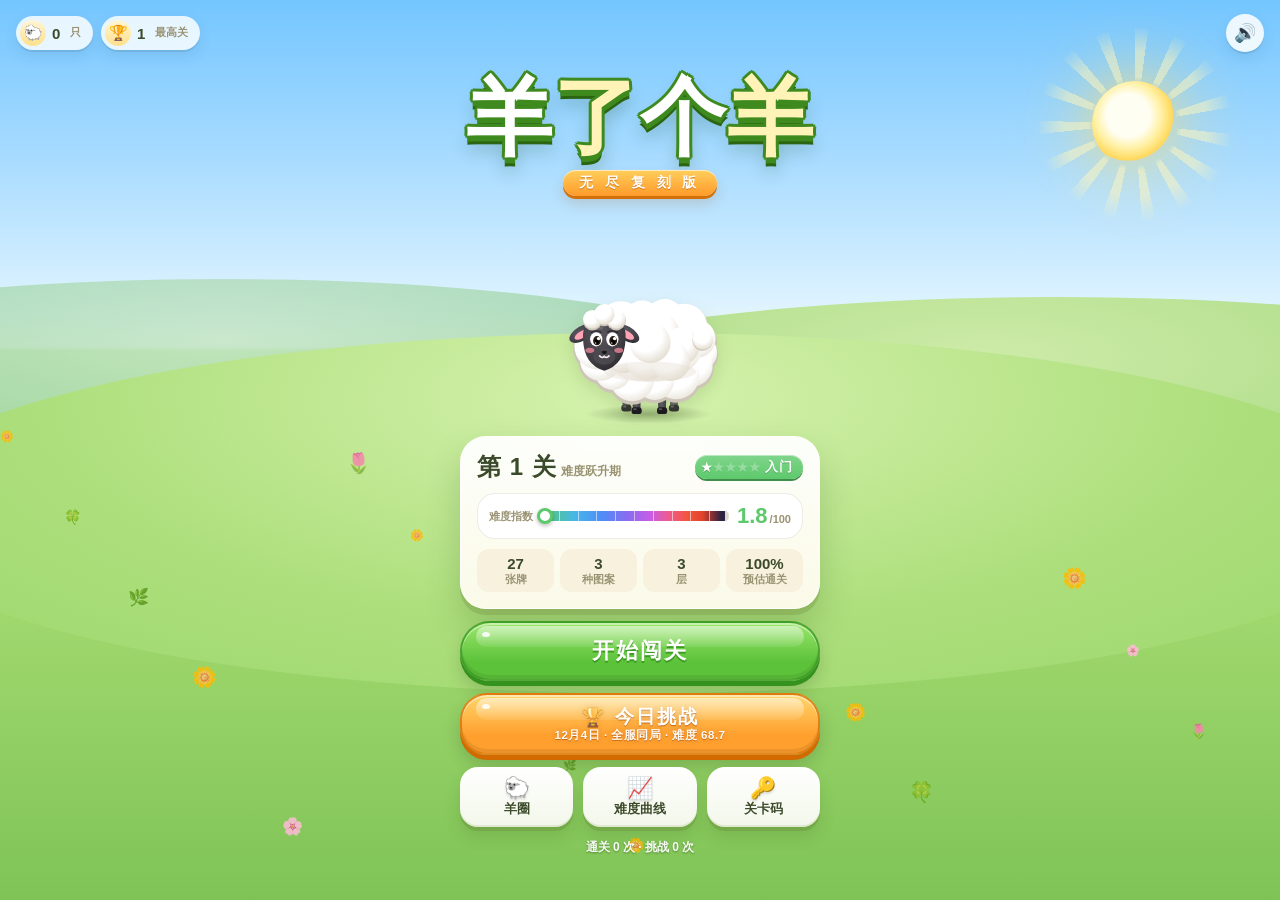
<file: app/src/main/assets/index.html>
<!DOCTYPE html>
<html lang="zh-CN">
<head>
<meta charset="utf-8">
<meta name="viewport" content="width=device-width,initial-scale=1,maximum-scale=1,user-scalable=no,viewport-fit=cover">
<title>羊了个羊·复刻</title>
<link rel="stylesheet" href="style.css">
</head>
<body>
<canvas id="game"></canvas>
<div id="safe-probe"></div>

<!-- ============ 首页 ============ -->
<div id="menu" class="screen scene show">
  <div class="sun"><i></i></div>
  <div class="clouds"><i></i><i></i><i></i><i></i></div>
  <div class="hills"><b class="h1"></b><b class="h2"></b><b class="h3"></b></div>
  <div class="meadow-flowers"></div>

  <div class="topbar">
    <div class="pill"><i>🐑</i><b id="tb-flock">0</b><small>只</small></div>
    <div class="pill"><i>🏆</i><b id="tb-best">1</b><small>最高关</small></div>
    <div class="grow"></div>
    <button class="round-btn" id="btn-sound" aria-label="声音">🔊</button>
  </div>

  <div class="title-wrap">
    <div class="title"><span>羊</span><span>了</span><span>个</span><span>羊</span></div>
    <div class="subtitle">无 尽 复 刻 版</div>
  </div>
  <div class="sheep-stage">
    <div class="menu-flock" id="menu-flock"></div>
    <div class="sheep bob hero" data-sheep></div>
  </div>

  <div class="menu-card" id="menu-card">
    <div class="mc-head">
      <div class="mc-level" id="mc-level">第 1 关<small>无尽闯关</small></div>
      <div class="grow"></div>
      <div class="diff-chip" id="mc-chip"><span class="sk">★</span><span>入门</span></div>
    </div>
    <div class="diff-box flat">
      <div class="row">
        <span class="lab">难度指数</span>
        <div class="grow"><div class="diff-meter wrap" id="mc-meter"><i></i><em></em></div></div>
        <div class="diff-score" id="mc-score">0<small>/100</small></div>
      </div>
    </div>
    <div class="mc-meta" id="mc-meta"></div>
  </div>

  <div class="menu-btns">
    <button class="btn big" id="btn-start">开始闯关</button>
    <button class="btn btn-orange daily" id="btn-daily">
      <span class="daily-main">🏆 今日挑战</span><small id="daily-sub"></small>
    </button>
    <div class="mini-row">
      <button class="mini" id="btn-pen"><i>🐑</i><span>羊圈</span><em id="pen-badge"></em></button>
      <button class="mini" id="btn-levels"><i>📈</i><span>难度曲线</span></button>
      <button class="mini" id="btn-code"><i>🔑</i><span>关卡码</span></button>
    </div>
  </div>
  <div class="stats" id="stats"></div>
</div>

<!-- ============ 羊圈 ============ -->
<div id="pen" class="screen pen">
  <div class="pen-head">
    <button class="round-btn pen-back" id="pen-back">‹</button>
    <div class="pen-title">我的羊圈</div>
    <div class="pen-count" id="pen-count"></div>
  </div>
  <div class="pen-rarity" id="pen-rarity"></div>
  <div class="pen-field" id="pen-field"></div>
  <div class="pen-tip" id="pen-tip">点点小羊，看看它是谁～</div>
  <div class="sheep-card" id="sheep-card">
    <div class="card-rays"></div>
    <div class="card-sheep" id="card-sheep"></div>
    <div class="card-name" id="card-name"></div>
    <div class="card-rar" id="card-rar"></div>
    <div class="card-desc" id="card-desc"></div>
  </div>
</div>

<!-- ============ 弹窗 ============ -->
<div id="levels" class="modal">
  <div class="panel levels-panel">
    <button class="panel-x" data-close>×</button>
    <div class="panel-title">难度曲线</div>
    <div class="lv-summary" id="lv-summary"></div>
    <div class="level-list" id="level-grid"></div>
    <div class="diff-note">难度指数由两种 AI 每关各模拟 60 局拟合：<b>前 10 关大幅跃升</b>，之后<b>每关小幅递增</b>，无尽延续。</div>
  </div>
</div>

<div id="code" class="modal top">
  <div class="panel">
    <button class="panel-x" data-close>×</button>
    <div class="panel-title">输入关卡码</div>
    <div class="panel-text">和朋友输入同一个关卡码，<br>就能玩到一模一样的牌局</div>
    <input id="code-input" class="code-input" maxlength="12" placeholder="例如 12-K7Q3MZ" autocomplete="off" autocapitalize="characters" spellcheck="false">
    <button class="btn" id="btn-code-go">开始挑战</button>
  </div>
</div>

<div id="pause" class="modal">
  <div class="panel">
    <div class="panel-title">暂停</div>
    <div class="diff-box" id="pause-diff"></div>
    <div class="code-row"><span>关卡码</span><b class="code-val"></b><button class="chip" data-copy>复制</button><button class="chip" data-share>分享</button></div>
    <button class="btn" id="btn-resume">继续游戏</button>
    <div class="btn-row">
      <button class="btn btn-blue small" id="btn-restart">重试本局</button>
      <button class="btn btn-blue small" id="btn-sound2">声音：开</button>
    </div>
    <button class="btn btn-gray" id="btn-home">返回首页</button>
  </div>
</div>

<div id="fail" class="modal">
  <div class="panel">
    <div class="panel-title red">槽位已满！</div>
    <div class="fail-ring" id="fail-ring"></div>
    <div class="panel-text" id="fail-text"></div>
    <button class="btn" id="btn-revive">复活一次（移出 3 张）</button>
    <button class="btn btn-purple" id="btn-solution">🎬 看看正解</button>
    <div class="btn-row">
      <button class="btn btn-blue small" id="btn-retry">重试本局</button>
      <button class="btn btn-gray small" id="btn-newgame">换一局</button>
    </div>
    <button class="btn btn-gray small" id="btn-home2">返回首页</button>
    <div class="code-row"><span>关卡码</span><b class="code-val"></b><button class="chip" data-copy>复制</button></div>
  </div>
</div>

<div id="win" class="modal light">
  <div class="panel">
    <div class="panel-title gold" id="win-title">恭喜通关！</div>
    <div class="reveal" id="reveal">
      <div class="reveal-rays"></div>
      <div class="reveal-sheep" id="reveal-sheep"></div>
    </div>
    <div class="reveal-info" id="reveal-info"></div>
    <div class="win-stats" id="win-stats"></div>
    <div class="beat" id="win-beat"></div>
    <div class="panel-text" id="win-text"></div>
    <button class="btn" id="btn-next">下一关</button>
    <div class="btn-row">
      <button class="btn btn-blue small" id="btn-share-win">分享战绩</button>
      <button class="btn btn-gray small" id="btn-home3">返回首页</button>
    </div>
  </div>
</div>

<div id="replay-end" class="modal">
  <div class="panel">
    <div class="panel-title purple">回放结束</div>
    <div class="panel-text" id="replay-text">这就是这副牌的一条通关路线！<br>看过答案的牌局再通关不会获得小羊哦</div>
    <button class="btn" id="btn-replay-retry">我来试试（同一局）</button>
    <button class="btn btn-blue" id="btn-replay-again">再看一遍</button>
    <button class="btn btn-gray" id="btn-home4">返回首页</button>
  </div>
</div>

<!-- 回放 HUD -->
<div id="replay-hud">
  <span class="rec">● 正解回放</span><b id="replay-step">0/0</b>
  <button class="chip" id="replay-speed">1×</button>
  <button class="chip" id="replay-exit">退出</button>
</div>

<div id="toast"></div>

<script src="core.js"></script>
<script src="icons.js"></script>
<script src="sheep.js"></script>
<script src="level.js"></script>
<script src="game.js"></script>
<script src="ui.js"></script>
</body>
</html>
</file>
<file: app/src/main/assets/style.css>
/* ======================================================================
 * 羊了个羊·复刻 —— 视觉规范 v1.2「奶油田园」
 * 主色：草地绿  点缀：奶油黄 / 蜜桃橙   中性：暖白纸感
 * 圆角：卡片 28 / 按钮 全圆   阴影：底部实体厚度 + 柔和环境投影
 * ====================================================================== */
:root {
  --ink: #3b4a2a; --ink-2: #6a6448; --ink-3: #9a9373;
  --paper: #fffdf6; --paper-2: #f7f1de; --line: rgba(120,100,50,.12);
  --g1: #9ae66b; --g2: #5cc23a; --g3: #36921f;
  --b1: #8fd2ff; --b2: #3d9bf0; --b3: #1f6cc0;
  --o1: #ffd66b; --o2: #ff9f2e; --o3: #d36a00;
  --p1: #d2a8ff; --p2: #9a62f0; --p3: #6a35c2;
  --r1: #ff9a8a; --r2: #f0503c; --r3: #b22d1e;
  --gr1: #eef0f3; --gr2: #c4cad2; --gr3: #8c949e;
  --safe-t: env(safe-area-inset-top, 0px); --safe-b: env(safe-area-inset-bottom, 0px);
}
* { box-sizing: border-box; margin: 0; padding: 0; -webkit-tap-highlight-color: transparent; user-select: none; -webkit-user-select: none; }
html, body { width: 100%; height: 100%; overflow: hidden; background: #9fd873; touch-action: none; color: var(--ink);
  font-family: "PingFang SC", "HarmonyOS Sans SC", "MiSans", "Noto Sans SC", "Source Han Sans SC", "Microsoft YaHei", sans-serif; }
canvas#game { position: fixed; left: 0; top: 0; width: 100%; height: 100%; display: block; }
#safe-probe { position: fixed; top: 0; left: 0; width: 1px; height: env(safe-area-inset-top, 0px); pointer-events: none; visibility: hidden; }
button { font-family: inherit; border: none; outline: none; cursor: pointer; color: inherit; background: none; }

/* 描边大字（多重阴影模拟描边 + 厚度） */
.stroke { color: #fff; --sc: #3d7a1c;
  text-shadow: 2px 0 0 var(--sc), -2px 0 0 var(--sc), 0 2px 0 var(--sc), 0 -2px 0 var(--sc), 1.5px 1.5px 0 var(--sc), -1.5px 1.5px 0 var(--sc),
    1.5px -1.5px 0 var(--sc), -1.5px -1.5px 0 var(--sc), 0 4px 0 var(--sc), 0 6px 10px rgba(0,0,0,.18); }

/* ================= 场景（首页 / 羊圈共用） ================= */
.screen { position: fixed; inset: 0; display: none; flex-direction: column; align-items: center; overflow: hidden; z-index: 10; }
.screen.show { display: flex; animation: fadeIn .35s ease; }
@keyframes fadeIn { from { opacity: 0; } to { opacity: 1; } }
.scene { justify-content: flex-start;
  background: linear-gradient(180deg, #74c6ff 0%, #a9dcff 18%, #def3ff 34%, #f4fbe9 38.5%, #c6eb98 39%, #a6dc72 62%, #7fc356 100%); }

.sun { position: absolute; top: calc(var(--safe-t) + 9%); right: 8%; width: 86px; height: 86px; border-radius: 50%;
  background: radial-gradient(circle at 42% 40%, #fffef2 0 30%, #fff1a6 46%, #ffd85c 62%, rgba(255,216,92,0) 64%);
  filter: drop-shadow(0 0 24px rgba(255,220,110,.75)); }
.sun i { position: absolute; inset: -54px; border-radius: 50%;
  background: repeating-conic-gradient(rgba(255,246,190,.5) 0 8deg, transparent 8deg 24deg);
  -webkit-mask: radial-gradient(circle, transparent 0 30%, #000 34% 52%, transparent 72%); mask: radial-gradient(circle, transparent 0 30%, #000 34% 52%, transparent 72%);
  animation: spin 30s linear infinite; }
@keyframes spin { to { transform: rotate(360deg); } }

.clouds i { position: absolute; display: block; width: 130px; height: 38px; border-radius: 40px; opacity: .96;
  background: linear-gradient(#ffffff 55%, #e8f4ff); box-shadow: 0 10px 16px rgba(120,170,220,.18); animation: drift 46s linear infinite; }
.clouds i::before, .clouds i::after { content: ""; position: absolute; background: linear-gradient(#fff 60%, #f1f8ff); border-radius: 50%; }
.clouds i::before { width: 60px; height: 60px; left: 18px; top: -30px; }
.clouds i::after { width: 44px; height: 44px; left: 66px; top: -20px; }
.clouds i:nth-child(1) { top: calc(var(--safe-t) + 13%); left: -30%; }
.clouds i:nth-child(2) { top: calc(var(--safe-t) + 22%); left: -60%; transform: scale(.7); animation-duration: 60s; animation-delay: -22s; }
.clouds i:nth-child(3) { top: calc(var(--safe-t) + 30%); left: -40%; transform: scale(.5); animation-duration: 52s; animation-delay: -36s; opacity: .85; }
.clouds i:nth-child(4) { top: calc(var(--safe-t) + 17%); left: -50%; transform: scale(.42); animation-duration: 70s; animation-delay: -8s; opacity: .7; }
@keyframes drift { from { margin-left: 0; } to { margin-left: 190vw; } }

.hills b { position: absolute; display: block; border-radius: 50%; }
.hills .h1 { left: -30%; width: 95%; height: 26%; top: 31%; background: radial-gradient(ellipse at 50% 25%, #bfe3c4, #94cfa0 70%); opacity: .8; }
.hills .h2 { right: -35%; width: 105%; height: 30%; top: 33%; background: radial-gradient(ellipse at 45% 22%, #cdeba8, #9fd679 70%); }
.hills .h3 { left: -10%; width: 120%; height: 40%; top: 37%; background: radial-gradient(ellipse at 50% 18%, #d6f2ae, #addf7c 55%, #9ad66a); }
.meadow-flowers { position: absolute; inset: 42% 0 0 0; pointer-events: none; }
.meadow-flowers i { position: absolute; font-style: normal; font-size: 13px; opacity: .85; animation: sway 3s ease-in-out infinite; transform-origin: bottom center; }
@keyframes sway { 0%, 100% { transform: rotate(-6deg); } 50% { transform: rotate(6deg); } }

/* 首页顶栏 */
.topbar { position: relative; z-index: 4; width: 100%; display: flex; align-items: center; gap: 8px; padding: calc(var(--safe-t) + 14px) 16px 0; }
.pill { height: 34px; padding: 0 12px 0 4px; border-radius: 17px; display: flex; align-items: center; gap: 6px;
  background: rgba(255,255,255,.82); box-shadow: 0 2px 0 rgba(60,110,140,.18), 0 6px 14px rgba(40,90,140,.12); backdrop-filter: blur(6px); -webkit-backdrop-filter: blur(6px); }
.pill i { width: 26px; height: 26px; border-radius: 50%; display: grid; place-items: center; font-style: normal; font-size: 15px; background: linear-gradient(#fff6d6, #ffe08a); }
.pill b { font-size: 15px; font-weight: 900; color: var(--ink); min-width: 14px; }
.pill small { font-size: 10.5px; font-weight: 700; color: var(--ink-3); margin-left: -2px; }
.topbar .grow { flex: 1; }
.round-btn { width: 38px; height: 38px; border-radius: 50%; display: grid; place-items: center; font-size: 18px;
  background: rgba(255,255,255,.86); box-shadow: 0 2px 0 rgba(60,110,140,.2), 0 6px 14px rgba(40,90,140,.12); }
.round-btn:active { transform: translateY(2px); }

/* Logo */
.title-wrap { position: relative; z-index: 2; text-align: center; margin-top: 2.2vh; }
.title { font-size: min(17vw, 86px); font-weight: 900; letter-spacing: 1px; line-height: 1.05; }
.title span { display: inline-block; color: #fff; --sc: #3f8a1f;
  text-shadow: 3px 0 0 var(--sc), -3px 0 0 var(--sc), 0 3px 0 var(--sc), 0 -3px 0 var(--sc), 2px 2px 0 var(--sc), -2px 2px 0 var(--sc), 2px -2px 0 var(--sc), -2px -2px 0 var(--sc),
    0 6px 0 var(--sc), 0 9px 0 #2b6512, 0 14px 18px rgba(20,60,10,.28); animation: jump 2.6s ease-in-out infinite; }
.title span:nth-child(2) { animation-delay: .15s; color: #fff3b8; }
.title span:nth-child(3) { animation-delay: .3s; }
.title span:nth-child(4) { animation-delay: .45s; color: #fff3b8; }
@keyframes jump { 0%, 70%, 100% { transform: translateY(0) rotate(0); } 80% { transform: translateY(-10px) rotate(-4deg); } 90% { transform: translateY(0) rotate(3deg); } }
.subtitle { margin-top: 8px; display: inline-flex; align-items: center; gap: 8px; padding: 4px 16px; border-radius: 20px;
  background: linear-gradient(#ffcf5c, #ff9a2a); color: #fff; font-weight: 900; letter-spacing: 4px; font-size: 13.5px;
  box-shadow: inset 0 1px 0 rgba(255,255,255,.6), 0 3px 0 #d2700a, 0 8px 14px rgba(160,80,0,.18); text-shadow: 0 1px 0 rgba(170,80,0,.5); }

.sheep-stage { position: relative; z-index: 2; width: 100%; flex: 1; min-height: 120px; max-height: 26vh; display: flex; align-items: flex-end; justify-content: center; }
.sheep { width: min(46vw, 200px); aspect-ratio: 1; }
.sheep svg { width: 100%; height: 100%; overflow: visible; }
.hero { position: relative; z-index: 2; width: min(36vw, 170px); cursor: pointer; filter: drop-shadow(0 6px 8px rgba(30,70,10,.12)); }
.bob { animation: bob 1.9s ease-in-out infinite; }
@keyframes bob { 0%, 100% { transform: translateY(0) scaleY(1); } 50% { transform: translateY(-10px) scaleY(1.02); } }
.menu-flock { position: absolute; inset: 0; pointer-events: none; }
.menu-flock .mini-sheep { position: absolute; bottom: 0; width: 64px; height: 64px; animation: graze 3.2s ease-in-out infinite; }
.menu-flock .mini-sheep svg { width: 100%; height: 100%; overflow: visible; }
@keyframes graze { 0%, 100% { transform: translateY(0) scaleX(var(--f, 1)); } 50% { transform: translateY(-5px) scaleX(var(--f, 1)); } }
.sheep.sad { width: 110px; margin: 0 auto; }

/* 首页主卡片：当前关卡 + 难度 */
.menu-card { position: relative; z-index: 3; width: min(88vw, 360px); margin-top: 6px; padding: 14px 16px 16px; border-radius: 26px;
  background: linear-gradient(180deg, rgba(255,255,255,.95), rgba(255,251,238,.95)); border: 1px solid rgba(255,255,255,.9);
  box-shadow: 0 6px 0 rgba(120,150,70,.35), 0 18px 34px rgba(40,80,20,.22); display: flex; flex-direction: column; gap: 10px; }
.mc-head { display: flex; align-items: center; gap: 10px; }
.mc-level { font-size: 24px; font-weight: 900; color: var(--ink); letter-spacing: 1px; }
.mc-level small { font-size: 12px; font-weight: 700; color: var(--ink-3); margin-left: 4px; letter-spacing: 0; }
.mc-head .grow { flex: 1; }
.mc-meta { display: flex; gap: 6px; }
.mc-meta div { flex: 1; padding: 6px 4px 5px; border-radius: 12px; background: var(--paper-2); text-align: center; font-size: 10.5px; font-weight: 700; color: var(--ink-3); }
.mc-meta b { display: block; font-size: 15px; font-weight: 900; color: var(--ink); line-height: 1.2; }

/* 难度徽章与刻度条 */
.diff-chip { --c: #5cc96b; display: inline-flex; align-items: center; gap: 4px; height: 24px; padding: 0 10px 0 6px; border-radius: 12px; color: #fff;
  font-size: 12.5px; font-weight: 900; letter-spacing: 1px; background: linear-gradient(180deg, color-mix(in srgb, var(--c) 78%, #fff), var(--c));
  box-shadow: inset 0 1px 0 rgba(255,255,255,.45), 0 2px 0 color-mix(in srgb, var(--c) 70%, #000); white-space: nowrap; text-shadow: 0 1px 0 rgba(0,0,0,.18); }
.diff-chip .sk { font-size: 11px; }
.diff-score { font-size: 22px; font-weight: 900; font-variant-numeric: tabular-nums; color: var(--c, var(--ink)); line-height: 1; }
.diff-score small { font-size: 11px; color: var(--ink-3); font-weight: 700; margin-left: 2px; }
.diff-meter { position: relative; height: 10px; border-radius: 5px; overflow: hidden;
  background: linear-gradient(90deg, #5cc96b, #46b7e8 18%, #4f8ef7 32%, #8a6cf0 46%, #c75ce6 58%, #ef5a8f 68%, #f2553d 78%, #e0442a 86%, #2b2140 96%); }
.diff-meter::before { content: ""; position: absolute; inset: 0; background: repeating-linear-gradient(90deg, transparent 0 calc(10% - 1px), rgba(255,255,255,.55) calc(10% - 1px) 10%); }
.diff-meter i { position: absolute; top: 0; bottom: 0; right: 0; border-radius: 0 5px 5px 0; background: rgba(236,232,216,.92); transition: left .5s cubic-bezier(.2,.9,.3,1); }
.diff-meter em { position: absolute; top: 50%; width: 16px; height: 16px; margin: -8px 0 0 -8px; border-radius: 50%; background: #fff; border: 3px solid var(--c, #333);
  box-shadow: 0 2px 4px rgba(0,0,0,.25); transition: left .5s cubic-bezier(.2,.9,.3,1); }
.diff-meter.wrap { overflow: visible; }

.menu-btns { position: relative; z-index: 3; display: flex; flex-direction: column; gap: 12px; width: min(88vw, 360px); margin-top: 12px; }
.mini-row { display: flex; gap: 10px; }
.mini { position: relative; flex: 1; height: 60px; border-radius: 18px; color: var(--ink); font-weight: 800; font-size: 12.5px;
  background: linear-gradient(#ffffff, #f3f7ea); box-shadow: inset 0 -2px 0 rgba(120,150,70,.15), 0 4px 0 rgba(110,150,60,.45), 0 10px 16px rgba(40,80,20,.14);
  display: flex; flex-direction: column; align-items: center; justify-content: center; gap: 3px; transition: transform .08s; }
.mini:active { transform: translateY(3px); box-shadow: 0 1px 0 rgba(110,150,60,.45); }
.mini i { font-style: normal; font-size: 21px; line-height: 1; filter: drop-shadow(0 2px 1px rgba(0,0,0,.12)); }
.mini em { position: absolute; top: -6px; right: -4px; min-width: 22px; height: 22px; padding: 0 6px; border-radius: 11px; background: linear-gradient(#ff7a6b, #ef3b2c); color: #fff;
  font-style: normal; font-size: 12px; font-weight: 900; line-height: 18px; border: 2px solid #fff; display: none; box-shadow: 0 2px 4px rgba(0,0,0,.2); }
.mini em.on { display: block; }
.stats { position: relative; z-index: 3; margin: 12px 0 calc(var(--safe-b) + 14px); color: rgba(255,255,255,.95); font-size: 12px; font-weight: 700; text-shadow: 0 1px 2px rgba(30,70,10,.45); }

/* ================= 按钮（果冻质感） ================= */
.btn { --c1: var(--g1); --c2: var(--g2); --c3: var(--g3);
  position: relative; display: flex; align-items: center; justify-content: center; gap: 6px; width: 100%; height: 54px; border-radius: 27px;
  font-size: 18px; font-weight: 900; color: #fff; letter-spacing: 2px; text-shadow: 0 2px 0 color-mix(in srgb, var(--c3) 85%, #000 0%);
  background: linear-gradient(180deg, var(--c1) 0%, var(--c2) 70%); border: 2px solid color-mix(in srgb, var(--c3) 70%, transparent);
  box-shadow: inset 0 -4px 0 rgba(0,0,0,.08), inset 0 2px 0 rgba(255,255,255,.45), 0 5px 0 var(--c3), 0 10px 18px rgba(0,0,0,.16);
  transition: transform .08s, box-shadow .08s; overflow: hidden; }
.btn::after { content: ""; position: absolute; left: 14px; right: 14px; top: 3px; height: 38%; border-radius: 20px;
  background: linear-gradient(rgba(255,255,255,.55), rgba(255,255,255,.08)); pointer-events: none; }
.btn::before { content: ""; position: absolute; top: 9px; left: 20px; width: 8px; height: 5px; border-radius: 50%; background: rgba(255,255,255,.85); }
.btn:active { transform: translateY(4px); box-shadow: inset 0 -2px 0 rgba(0,0,0,.08), inset 0 2px 0 rgba(255,255,255,.45), 0 1px 0 var(--c3), 0 4px 8px rgba(0,0,0,.14); }
.btn.big { height: 60px; border-radius: 30px; font-size: 22px; }
.btn.small { height: 46px; font-size: 15px; letter-spacing: 1px; }
.btn:disabled { filter: grayscale(.9); opacity: .55; }
.btn-blue { --c1: var(--b1); --c2: var(--b2); --c3: var(--b3); }
.btn-orange { --c1: var(--o1); --c2: var(--o2); --c3: var(--o3); }
.btn-purple { --c1: var(--p1); --c2: var(--p2); --c3: var(--p3); }
.btn-red { --c1: var(--r1); --c2: var(--r2); --c3: var(--r3); }
.btn-gray { --c1: #f4f5f7; --c2: #d3d8de; --c3: #9aa2ac; color: #59616b; text-shadow: 0 1px 0 rgba(255,255,255,.7); }
.btn .sub { font-size: 11.5px; font-weight: 700; letter-spacing: .5px; opacity: .92; }
.btn.daily { height: 62px; flex-direction: column; gap: 1px; line-height: 1.15; }
.daily-main { font-size: 19px; display: flex; align-items: center; gap: 6px; }
.btn.daily small { font-size: 11.5px; font-weight: 700; letter-spacing: .5px; opacity: .96; }
.btn.daily.done { --c1: #ffe7a0; --c2: #ffbf45; --c3: #c98200; }
.btn.daily .daily-main, .btn.daily small { text-shadow: 0 1px 0 rgba(160,70,0,.55), 0 0 6px rgba(150,70,0,.25); }
.btn-row { display: flex; gap: 10px; }
.btn-row .btn { flex: 1; }
.chip { height: 28px; padding: 0 12px; border-radius: 14px; background: #fff; color: var(--ink); font-weight: 800; font-size: 12.5px;
  box-shadow: inset 0 -2px 0 rgba(0,0,0,.05), 0 2px 0 rgba(110,150,60,.4); }
.chip:active { transform: translateY(2px); box-shadow: none; }

/* 旧版 WebView 不支持 color-mix 时的兜底 */
@supports not (color: color-mix(in srgb, red 50%, blue)) {
  .diff-chip { background: var(--c); box-shadow: inset 0 1px 0 rgba(255,255,255,.45), 0 2px 0 rgba(0,0,0,.25); }
  .btn { text-shadow: 0 2px 0 rgba(0,0,0,.2); border-color: rgba(0,0,0,.12); }
}

/* ================= 弹窗 ================= */
.modal { position: fixed; inset: 0; z-index: 30; display: none; align-items: center; justify-content: center;
  background: radial-gradient(circle at 50% 35%, rgba(30,50,20,.35), rgba(15,30,10,.66)); backdrop-filter: blur(4px); -webkit-backdrop-filter: blur(4px); }
.modal.top { z-index: 40; }
.modal.show { display: flex; animation: fadeIn .2s ease; }
.modal.show .panel { animation: pop .42s cubic-bezier(.2,1.45,.4,1); }
@keyframes pop { from { transform: translateY(18px) scale(.82); opacity: 0; } to { transform: none; opacity: 1; } }
.panel { position: relative; width: min(88vw, 360px); max-height: 90vh; overflow-y: auto; padding: 30px 20px 20px; border-radius: 30px;
  background: linear-gradient(180deg, var(--paper) 0%, #fbf6e6 60%, var(--paper-2) 100%);
  box-shadow: inset 0 0 0 3px #fff, inset 0 -6px 0 rgba(160,130,60,.08), 0 7px 0 #d9c99c, 0 24px 48px rgba(0,0,0,.35);
  display: flex; flex-direction: column; gap: 12px; text-align: center; }
.panel::before { content: ""; position: absolute; left: 0; right: 0; top: 0; height: 64px; border-radius: 30px 30px 0 0;
  background: radial-gradient(120% 100% at 50% 0%, rgba(255,230,150,.35), transparent 70%); pointer-events: none; }
.panel-title { position: relative; font-size: 26px; font-weight: 900; color: #fff; letter-spacing: 3px; margin-bottom: 2px; --sc: #4a8a24;
  text-shadow: 2px 0 0 var(--sc), -2px 0 0 var(--sc), 0 2px 0 var(--sc), 0 -2px 0 var(--sc), 2px 2px 0 var(--sc), -2px 2px 0 var(--sc), 2px -2px 0 var(--sc), -2px -2px 0 var(--sc), 0 4px 0 var(--sc), 0 8px 10px rgba(0,0,0,.12); }
.panel-title.red { --sc: #c0392b; }
.panel-title.gold { --sc: #d68a00; color: #fff7c2; }
.panel-title.purple { --sc: #6a35c2; }
.panel-text { color: var(--ink-2); font-size: 14px; line-height: 1.65; font-weight: 600; }
.panel-text b { color: #e8463a; }
.panel-x { position: absolute; top: 12px; right: 12px; width: 32px; height: 32px; border-radius: 50%; background: rgba(120,100,50,.08); color: var(--ink-3); font-size: 18px; font-weight: 900; }
.code-row { display: flex; align-items: center; justify-content: center; gap: 8px; padding: 8px 10px; border-radius: 14px; background: rgba(120,160,80,.12);
  color: var(--ink-2); font-size: 12.5px; font-weight: 700; }
.code-val { font-family: "SF Mono", "Roboto Mono", monospace; font-size: 15px; color: #2f6d14; letter-spacing: 1px; }
.code-input { height: 54px; border-radius: 16px; border: 3px solid #cfe6b1; background: #fff; text-align: center; font-size: 24px; font-weight: 900;
  font-family: "SF Mono", "Roboto Mono", monospace; letter-spacing: 3px; color: #2f6d14; outline: none; user-select: text; -webkit-user-select: text; text-transform: uppercase; }
.code-input:focus { border-color: #6fbf3a; box-shadow: 0 0 0 4px rgba(111,191,58,.15); }
.code-input.err { animation: shake .35s; border-color: #e8463a; }
@keyframes shake { 20%, 60% { transform: translateX(-8px); } 40%, 80% { transform: translateX(8px); } }

/* 难度信息块（暂停 / 失败 / 胜利 / 关卡详情共用） */
.diff-box { display: flex; flex-direction: column; gap: 8px; padding: 12px; border-radius: 18px; background: #fff; box-shadow: inset 0 0 0 1px var(--line); text-align: left; }
.diff-box .row { display: flex; align-items: center; gap: 8px; }
.diff-box .row .grow { flex: 1; }
.diff-box .lab { font-size: 11px; color: var(--ink-3); font-weight: 700; }
.diff-facts { display: grid; grid-template-columns: repeat(4, 1fr); gap: 6px; }
.diff-facts div { padding: 5px 2px 4px; border-radius: 10px; background: var(--paper-2); text-align: center; font-size: 9.5px; font-weight: 700; color: var(--ink-3); }
.diff-facts b { display: block; font-size: 14px; color: var(--ink); font-weight: 900; line-height: 1.2; }
.diff-note { font-size: 11px; line-height: 1.5; color: var(--ink-3); font-weight: 600; }
.diff-note b { color: var(--ink-2); }

/* ================= 选关（无尽路线） ================= */
.levels-panel { width: min(92vw, 400px); padding-bottom: 14px; }
.lv-summary { display: flex; gap: 8px; }
.lv-summary div { flex: 1; padding: 6px; border-radius: 12px; background: rgba(120,160,80,.12); font-size: 10.5px; font-weight: 700; color: var(--ink-3); }
.lv-summary b { display: block; font-size: 17px; color: var(--ink); font-weight: 900; }
.level-list { display: flex; flex-direction: column; gap: 8px; max-height: 54vh; overflow-y: auto; padding: 2px 2px 6px; -webkit-overflow-scrolling: touch; }
.lv-row { --c: #5cc96b; position: relative; display: flex; align-items: center; gap: 10px; padding: 8px 12px 8px 8px; border-radius: 18px; background: #fff; text-align: left;
  box-shadow: inset 0 0 0 1px var(--line), 0 3px 0 rgba(160,140,90,.18); transition: transform .08s; }
.lv-row:active { transform: translateY(2px); }
.lv-row .num { width: 44px; height: 44px; border-radius: 14px; display: grid; place-items: center; flex: none; color: #fff; font-size: 18px; font-weight: 900;
  background: linear-gradient(180deg, var(--c), var(--c)); box-shadow: inset 0 2px 0 rgba(255,255,255,.35), inset 0 -3px 0 rgba(0,0,0,.15); text-shadow: 0 1px 0 rgba(0,0,0,.2); }
.lv-row .info { flex: 1; min-width: 0; }
.lv-row .t1 { display: flex; align-items: center; gap: 6px; font-size: 14px; font-weight: 900; color: var(--ink); }
.lv-row .t1 .tier { font-size: 11px; font-weight: 900; color: var(--c); }
.lv-row .t2 { font-size: 10.5px; font-weight: 600; color: var(--ink-3); margin-top: 2px; white-space: nowrap; overflow: hidden; text-overflow: ellipsis; }
.lv-row .bar { height: 5px; margin-top: 5px; border-radius: 3px; background: #efe9d6; overflow: hidden; }
.lv-row .bar i { display: block; height: 100%; border-radius: 3px; background: var(--c); }
.lv-row .score { text-align: right; flex: none; }
.lv-row .score b { display: block; font-size: 19px; font-weight: 900; color: var(--c); font-variant-numeric: tabular-nums; line-height: 1; }
.lv-row .score small { font-size: 9.5px; color: var(--ink-3); font-weight: 700; }
.lv-row.done .num::after { content: "✓"; position: absolute; left: 40px; top: 4px; width: 18px; height: 18px; border-radius: 50%; background: #3cbf4e; color: #fff;
  font-size: 11px; line-height: 18px; text-align: center; border: 2px solid #fff; }
.lv-row.cur { box-shadow: inset 0 0 0 2px var(--c), 0 3px 0 rgba(160,140,90,.18), 0 0 0 4px color-mix(in srgb, var(--c) 18%, transparent); }
.lv-row.locked { opacity: .5; filter: grayscale(.7); }
.lv-row.locked .num { font-size: 16px; }
.lv-sep { font-size: 11px; font-weight: 800; color: var(--ink-3); padding: 4px 4px 0; text-align: left; letter-spacing: 1px; }

/* ---- 胜利揭晓 ---- */
.modal.light { background: radial-gradient(circle at 50% 38%, rgba(255,240,170,.5), rgba(15,30,10,.66) 70%); }
.reveal { position: relative; height: 168px; display: flex; align-items: center; justify-content: center; }
.reveal-rays { position: absolute; width: 320px; height: 320px; border-radius: 50%; left: 50%; top: 50%; margin: -160px 0 0 -160px;
  background: repeating-conic-gradient(var(--rc, rgba(255,215,90,.55)) 0 10deg, transparent 10deg 26deg);
  -webkit-mask: radial-gradient(circle, #000 0 22%, transparent 66%); mask: radial-gradient(circle, #000 0 22%, transparent 66%);
  animation: spin 10s linear infinite; opacity: 0; transition: opacity .5s; }
.reveal.on .reveal-rays { opacity: 1; }
.reveal-sheep { position: relative; width: 150px; height: 150px; transform: scale(0); }
.reveal.on .reveal-sheep { animation: popin .7s cubic-bezier(.2,1.6,.4,1) forwards, bob 1.9s ease-in-out .7s infinite; }
@keyframes popin { from { transform: scale(0) rotate(-20deg); } to { transform: scale(1) rotate(0); } }
.reveal-sheep svg { width: 100%; height: 100%; overflow: visible; }
.reveal .egg { position: absolute; font-size: 84px; animation: wobble .5s ease-in-out infinite; filter: drop-shadow(0 8px 6px rgba(0,0,0,.18)); }
.reveal.on .egg { display: none; }
@keyframes wobble { 0%, 100% { transform: rotate(-10deg); } 50% { transform: rotate(10deg); } }
.reveal-info { min-height: 44px; opacity: 0; transform: translateY(8px); transition: all .4s .35s; }
.reveal.on + .reveal-info { opacity: 1; transform: none; }
.rar-badge { display: inline-block; padding: 3px 12px; border-radius: 12px; color: #fff; font-size: 12.5px; font-weight: 900; letter-spacing: 1px; box-shadow: inset 0 1px 0 rgba(255,255,255,.4); }
.rar-stars { color: #ffb300; font-size: 15px; letter-spacing: 2px; margin-left: 6px; text-shadow: 0 1px 0 #b36b00; }
.reveal-name { margin-top: 4px; font-size: 15px; font-weight: 800; color: var(--ink-2); }
.win-stats { display: flex; justify-content: center; gap: 6px; }
.win-stats div { flex: 1; padding: 6px 4px; border-radius: 12px; background: rgba(120,160,80,.12); color: var(--ink-3); font-size: 10.5px; font-weight: 700; }
.win-stats b { display: block; font-size: 16px; color: #2f6d14; }
.beat { padding: 8px 10px; border-radius: 14px; background: linear-gradient(90deg, #fff3c8, #ffe3a3); color: #8a5a00; font-size: 12.5px; font-weight: 800; }
.beat b { color: #d6450f; font-size: 15px; }

/* 失败进度环 */
.fail-ring { position: relative; width: 120px; height: 120px; margin: 0 auto; }
.fail-ring svg { width: 100%; height: 100%; transform: rotate(-90deg); }
.fail-ring .lbl { position: absolute; inset: 0; display: flex; flex-direction: column; align-items: center; justify-content: center; }
.fail-ring .lbl b { font-size: 26px; font-weight: 900; color: #e8463a; line-height: 1; }
.fail-ring .lbl small { font-size: 10.5px; color: var(--ink-3); font-weight: 700; margin-top: 3px; }
.fail-ring .sheep { position: absolute; width: 56px; left: 50%; bottom: -10px; margin-left: -28px; }

/* ---- 回放 HUD ---- */
#replay-hud { position: fixed; z-index: 25; left: 50%; bottom: calc(var(--safe-b) + 14px); transform: translateX(-50%);
  display: none; align-items: center; gap: 10px; padding: 7px 8px 7px 16px; border-radius: 26px; background: rgba(22,30,18,.84); color: #fff;
  font-weight: 800; font-size: 13.5px; box-shadow: 0 6px 18px rgba(0,0,0,.35), inset 0 0 0 1px rgba(255,255,255,.08); white-space: nowrap; backdrop-filter: blur(6px); -webkit-backdrop-filter: blur(6px); }
#replay-hud.show { display: flex; animation: fadeIn .3s; }
#replay-hud .rec { color: #ff6b6b; animation: blink 1.2s infinite; }
@keyframes blink { 50% { opacity: .35; } }
#replay-hud b { font-family: "SF Mono", "Roboto Mono", monospace; min-width: 70px; text-align: center; }

#toast { position: fixed; z-index: 60; left: 50%; top: 40%; transform: translate(-50%, -50%) scale(.9); opacity: 0; pointer-events: none;
  padding: 11px 20px; border-radius: 22px; background: rgba(28,32,24,.86); color: #fff; font-weight: 700; font-size: 14.5px; transition: all .2s; white-space: nowrap;
  box-shadow: 0 8px 20px rgba(0,0,0,.25); }
#toast.show { opacity: 1; transform: translate(-50%, -50%) scale(1); }

/* ================= 羊圈 ================= */
.pen { justify-content: flex-start; background: linear-gradient(#7fcfff 0%, #c9efff 16%, #eaf8d8 18.6%, #bfe78f 19%, #9ed46a 62%, #7cbd4f 100%); }
.pen-head { position: relative; z-index: 5; width: 100%; display: flex; align-items: center; justify-content: center; padding: calc(var(--safe-t) + 18px) 18px 6px; }
.pen-back { position: absolute; left: 16px; top: calc(var(--safe-t) + 14px); font-size: 22px; }
.pen-title { font-size: 25px; font-weight: 900; color: #fff; letter-spacing: 3px; --sc: #3d7a1c;
  text-shadow: 2px 0 0 var(--sc), -2px 0 0 var(--sc), 0 2px 0 var(--sc), 0 -2px 0 var(--sc), 2px 2px 0 var(--sc), -2px 2px 0 var(--sc), 2px -2px 0 var(--sc), -2px -2px 0 var(--sc), 0 4px 0 var(--sc); }
.pen-count { position: absolute; right: 16px; top: calc(var(--safe-t) + 18px); padding: 5px 12px; border-radius: 15px;
  background: rgba(255,255,255,.9); color: var(--ink); font-weight: 900; font-size: 13px; box-shadow: 0 2px 0 rgba(40,90,20,.25); }
.pen-rarity { position: relative; z-index: 5; display: flex; gap: 6px; flex-wrap: wrap; justify-content: center; padding: 4px 12px; }
.pen-rarity span { padding: 3px 10px; border-radius: 12px; color: #fff; font-size: 11.5px; font-weight: 800; box-shadow: inset 0 1px 0 rgba(255,255,255,.35), 0 2px 0 rgba(0,0,0,.15); }
.pen-field { position: absolute; z-index: 1; left: 0; right: 0; top: 24%; bottom: 7%;
  background-image: radial-gradient(circle at 20% 30%, rgba(255,255,255,.2) 0 2px, transparent 3px), radial-gradient(circle at 70% 60%, rgba(255,255,255,.14) 0 2px, transparent 3px),
    radial-gradient(ellipse 30px 10px at 50% 50%, rgba(60,120,30,.12), transparent);
  background-size: 60px 60px, 80px 80px, 120px 90px; }
.pen-field::before { content: ""; position: absolute; left: 2%; right: 2%; top: -4%; height: 38px;
  background: repeating-linear-gradient(90deg, #d39a5a 0 10px, #b47a3d 10px 12px, transparent 12px 56px),
              linear-gradient(transparent 7px, #c58b4c 7px 13px, transparent 13px 23px, #c58b4c 23px 29px, transparent 29px);
  filter: drop-shadow(0 3px 0 rgba(90,60,20,.25)); }
.pen-sheep { position: absolute; width: 86px; height: 86px; margin: -86px 0 0 -43px; transition: transform .2s; cursor: pointer; }
.pen-sheep::before { content: ""; position: absolute; left: 18%; right: 18%; bottom: 2px; height: 10px; border-radius: 50%; background: rgba(40,80,15,.22); filter: blur(1px); }
.pen-sheep svg { width: 100%; height: 100%; overflow: visible; }
.pen-sheep .inner { position: relative; width: 100%; height: 100%; }
.pen-sheep.walk .inner { animation: hop .45s ease-in-out infinite; }
@keyframes hop { 0%, 100% { transform: translateY(0); } 50% { transform: translateY(-5px); } }
.pen-sheep.eat .inner { animation: nibble .7s ease-in-out infinite; transform-origin: 30% 90%; }
@keyframes nibble { 0%, 100% { transform: rotate(0); } 50% { transform: rotate(-4deg) translateY(2px); } }
.pen-sheep .tag { position: absolute; left: 50%; top: -6px; transform: translateX(-50%); font-size: 10px; font-weight: 900; color: #fff; padding: 1px 6px;
  border-radius: 8px; white-space: nowrap; opacity: .92; z-index: 2; }
.pen-sheep .baa { position: absolute; left: 60%; top: -24px; padding: 2px 8px; border-radius: 10px; background: #fff; color: #555; font-size: 12px; font-weight: 800; z-index: 3;
  box-shadow: 0 2px 4px rgba(0,0,0,.2); animation: baa 1.2s forwards; }
@keyframes baa { 0% { opacity: 0; transform: translateY(6px) scale(.6); } 20% { opacity: 1; transform: none; } 80% { opacity: 1; } 100% { opacity: 0; transform: translateY(-10px); } }
.pen-tip { position: absolute; bottom: calc(var(--safe-b) + 14px); left: 0; right: 0; text-align: center; color: #fff; font-weight: 700; font-size: 12.5px;
  text-shadow: 0 1px 2px rgba(0,0,0,.4); z-index: 4; padding: 0 20px; }
.pen-empty { position: absolute; left: 50%; top: 42%; transform: translate(-50%, -50%); width: 80%; text-align: center; color: #fff; font-weight: 800; font-size: 15px;
  line-height: 1.7; text-shadow: 0 1px 3px rgba(0,0,0,.4); }
.pen-empty .egg { font-size: 64px; display: block; animation: wobble 1s ease-in-out infinite; }
.sheep-card { position: absolute; z-index: 30; left: 50%; top: 50%; width: min(80vw, 310px); padding: 18px 18px 20px; border-radius: 28px;
  background: linear-gradient(var(--paper), var(--paper-2)); box-shadow: inset 0 0 0 3px #fff, 0 7px 0 #d9c99c, 0 24px 44px rgba(0,0,0,.35);
  text-align: center; transform: translate(-50%, -50%) scale(0); transition: transform .3s cubic-bezier(.2,1.5,.4,1); overflow: hidden; }
.sheep-card.show { transform: translate(-50%, -50%) scale(1); }
.card-rays { position: absolute; left: 50%; top: 92px; width: 280px; height: 280px; margin: -140px 0 0 -140px; border-radius: 50%;
  background: repeating-conic-gradient(var(--rc, rgba(255,215,90,.4)) 0 10deg, transparent 10deg 26deg);
  -webkit-mask: radial-gradient(circle, #000 0 20%, transparent 65%); mask: radial-gradient(circle, #000 0 20%, transparent 65%); animation: spin 12s linear infinite; }
.card-sheep { position: relative; width: 144px; height: 144px; margin: 0 auto; }
.card-sheep svg { width: 100%; height: 100%; overflow: visible; }
.card-name { position: relative; margin-top: 6px; font-size: 22px; font-weight: 900; color: #5a4a22; }
.card-rar { position: relative; margin-top: 6px; }
.card-desc { position: relative; margin-top: 8px; font-size: 12.5px; color: #8a7a52; font-weight: 600; line-height: 1.6; }
.pen::after { content: ""; position: absolute; inset: 0; z-index: 20; background: rgba(20,40,10,.45); opacity: 0; pointer-events: none; transition: opacity .25s; }
.pen.card-open::after { opacity: 1; }

/* 星级：满星 / 半星 / 空星 */
.sk .off, .stars .off { opacity: .28; }
.sk .half, .stars .half { position: relative; display: inline-block; color: transparent; }
.sk .half::before, .stars .half::before { content: "★"; position: absolute; left: 0; top: 0; width: 50%; overflow: hidden; color: currentColor; }
.sk .half::after, .stars .half::after { content: "★"; position: absolute; left: 0; top: 0; opacity: .28; color: initial; }
.diff-chip .sk .half::before { color: #fff; } .diff-chip .sk .half::after { color: #fff; }
.lv-row .stars .half::before { color: var(--c); } .lv-row .stars .half::after { color: var(--c); }
</file>
